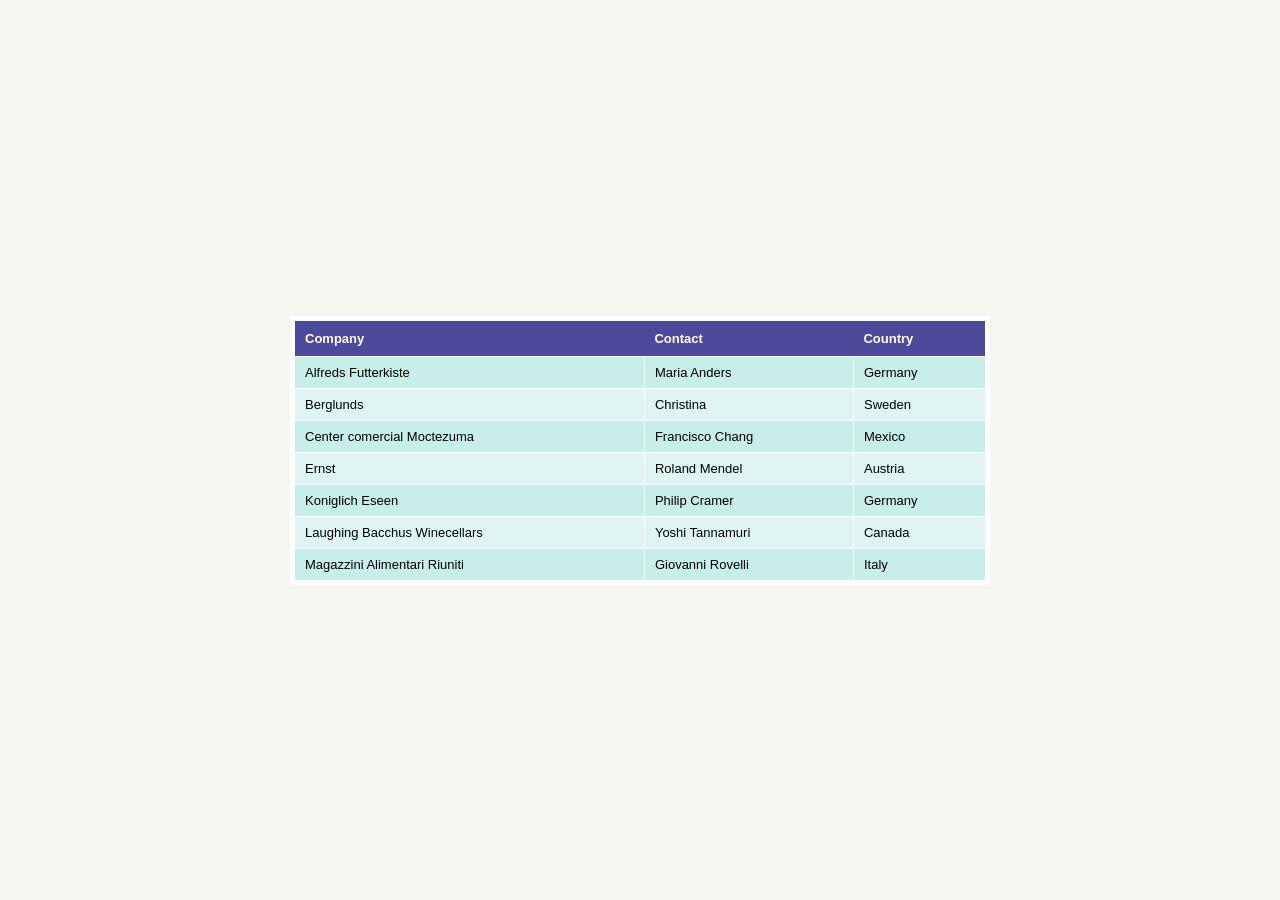
<file: HW1-CSS/index.html>
<!DOCTYPE html>
<html lang="en">
<head>
    <meta charset="UTF-8">
    <meta name="viewport" content="width=device-width, initial-scale=1.0">
    <title>Company Table</title>
    <link rel="stylesheet" href="style.css">
</head>
<body>
    <div class="table-container">
    <table>
        <thead>
            <tr>
                <th>Company</th>
                <th>Contact</th>
                <th>Country</th>
            </tr>
        </thead>
        <tbody>
            <tr>
                <td>Alfreds Futterkiste</td>
                <td>Maria Anders</td>
                <td>Germany</td>
            </tr>
            <tr>
                <td>Berglunds</td>
                 <td>Christina</td>
                  <td>Sweden</td>
                
            </tr>
             <tr>
                <td>Center comercial Moctezuma</td>
                 <td>Francisco Chang</td>
                  <td>Mexico</td>
            </tr>
            <tr>
                <td>Ernst</td>
                <td>Roland Mendel</td>
                <td>Austria</td>
            </tr>
            <tr>
                <td>Koniglich Eseen</td>
                 <td>Philip Cramer</td>
                  <td>Germany</td>
            </tr>
            <tr>
                 <td>Laughing Bacchus Winecellars</td>
                  <td>Yoshi Tannamuri</td>
                   <td>Canada</td>
            </tr>
            <tr>
                <td>Magazzini Alimentari Riuniti</td>
                 <td>Giovanni Rovelli</td>
                  <td>Italy</td>
            </tr>
        </tbody>

    </table>
    </div>
</body>
</html>
</file>
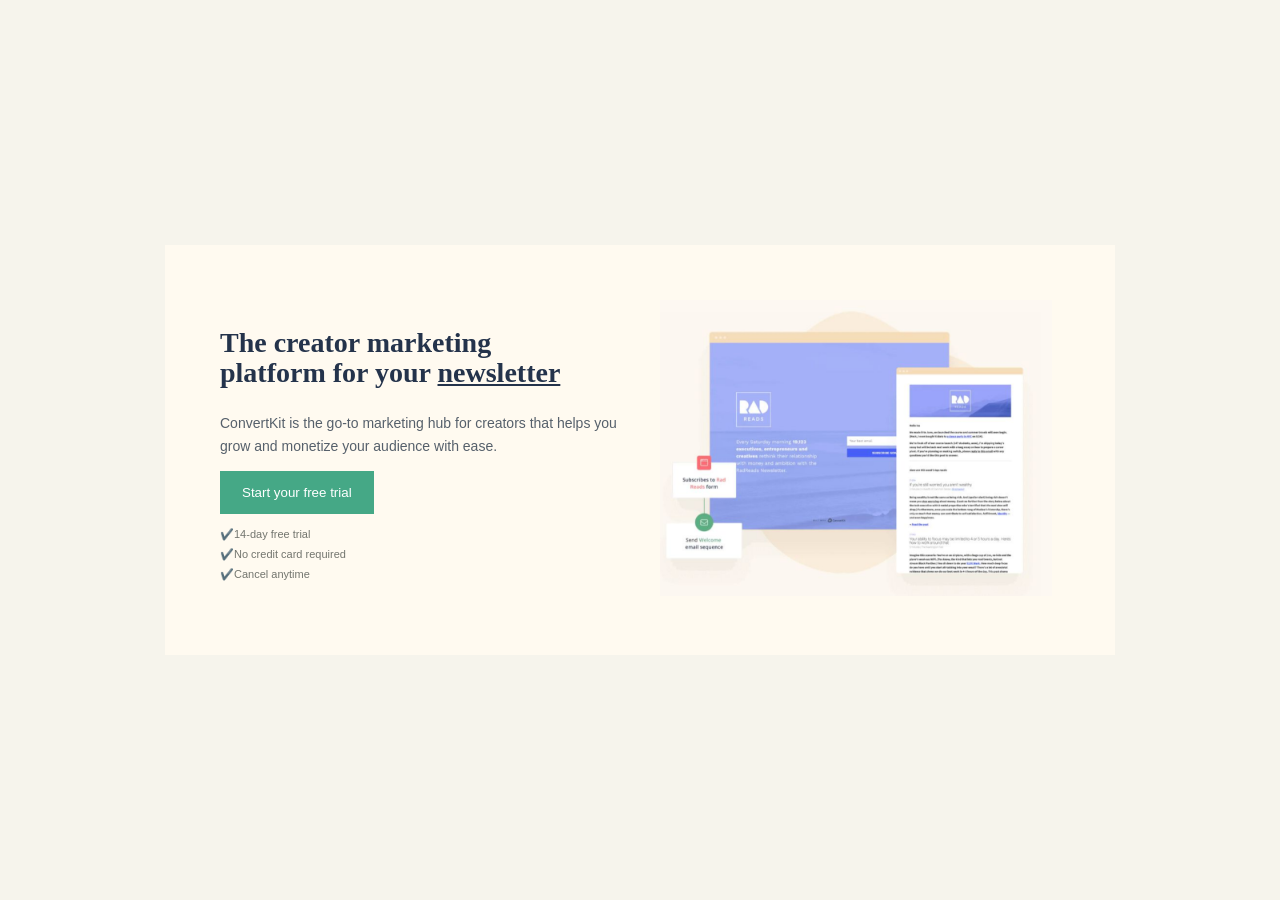
<file: HW10-CSS/index.html>
<!DOCTYPE html>
<html lang="en">
<head>
    <meta charset="UTF-8">
    <meta name="viewport" content="width=device-width, initial-scale=1.0">
    <title>Newsletter Hero</title>
    <link rel="stylesheet" href="style.css">
</head>
<body>

<section class="hero">

    <div class="text">

        <h1>
            The creator marketing <br>platform for your <em>newsletter</em>
        </h1>

        <p>
            ConvertKit is the go-to marketing hub for creators
            that helps you grow and monetize your audience with ease.
        </p>

        <button>Start your free trial</button>

        <ul>
            <li>✔️14-day free trial</li>
            <li>✔️No credit card required</li>
            <li>✔️Cancel anytime</li>
        </ul>

    </div>

    <div class="visual">

         <div class="image"></div>
         <img src="images/newsletter.png" alt="Newsletter">

       

    </div>

</section>

</body>
</html>
</file>
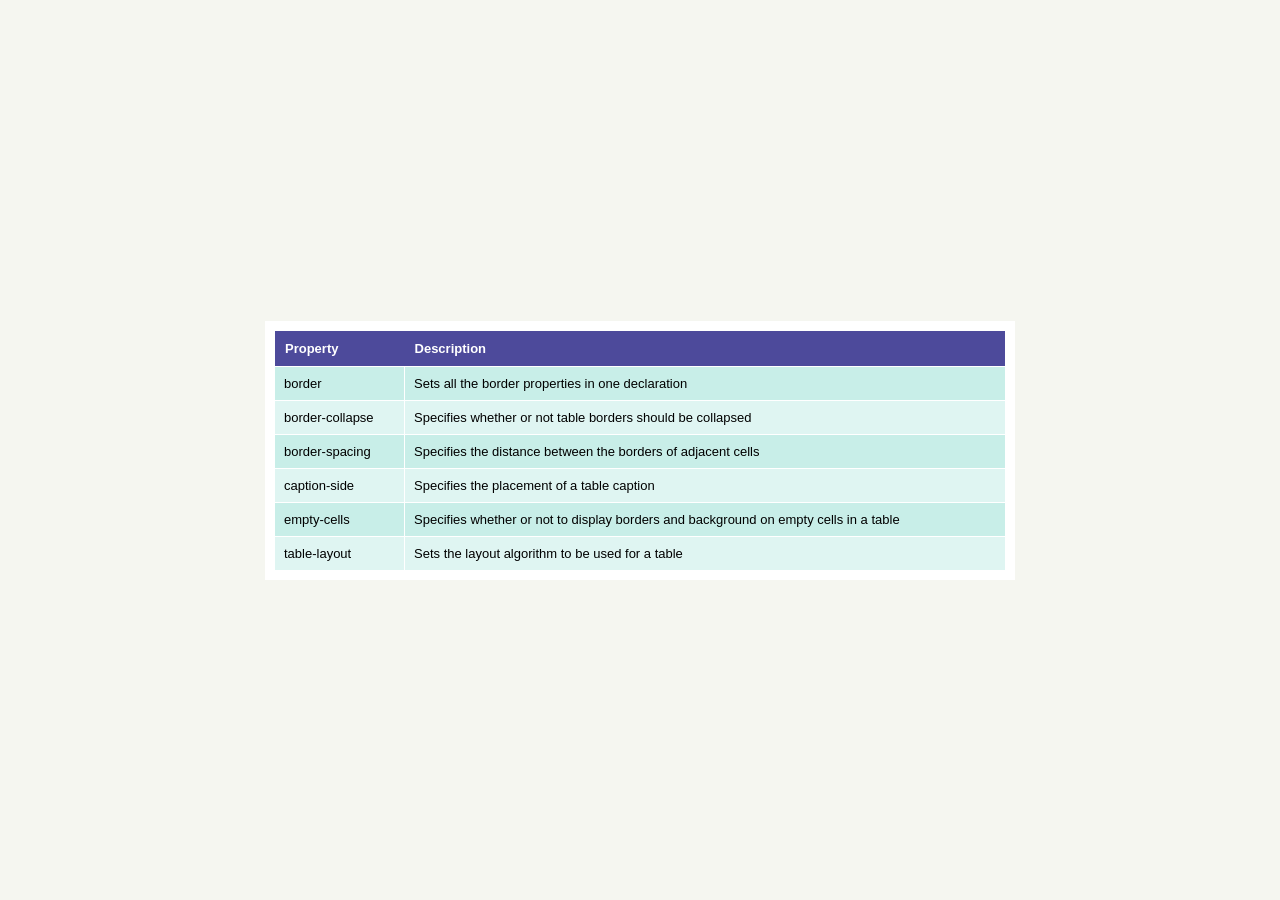
<file: HW2-CSS/index.html>
<!DOCTYPE html>
<html lang="en">
<head>
    <meta charset="UTF-8">
    <meta name="viewport" content="width=device-width, initial-scale=1.0">
    <title>CSS Table Properties</title>
    <link rel="stylesheet" href="style.css">
</head>
<body>

<table>
    <thead>
        <tr>
            <th>Property</th>
            <th>Description</th>
        </tr>
    </thead>

    <tbody>
        <tr>
            <td>border</td>
            <td>Sets all the border properties in one declaration</td>
        </tr>

        <tr>
            <td>border-collapse</td>
            <td>Specifies whether or not table borders should be collapsed</td>
        </tr>

        <tr>
            <td>border-spacing</td>
            <td>Specifies the distance between the borders of adjacent cells</td>
        </tr>

        <tr>
            <td>caption-side</td>
            <td>Specifies the placement of a table caption</td>
        </tr>

        <tr>
            <td>empty-cells</td>
            <td>Specifies whether or not to display borders and background on empty cells in a table</td>
        </tr>

        <tr>
            <td>table-layout</td>
            <td>Sets the layout algorithm to be used for a table</td>
        </tr>
    </tbody>
</table>

</body>
</html>
</file>
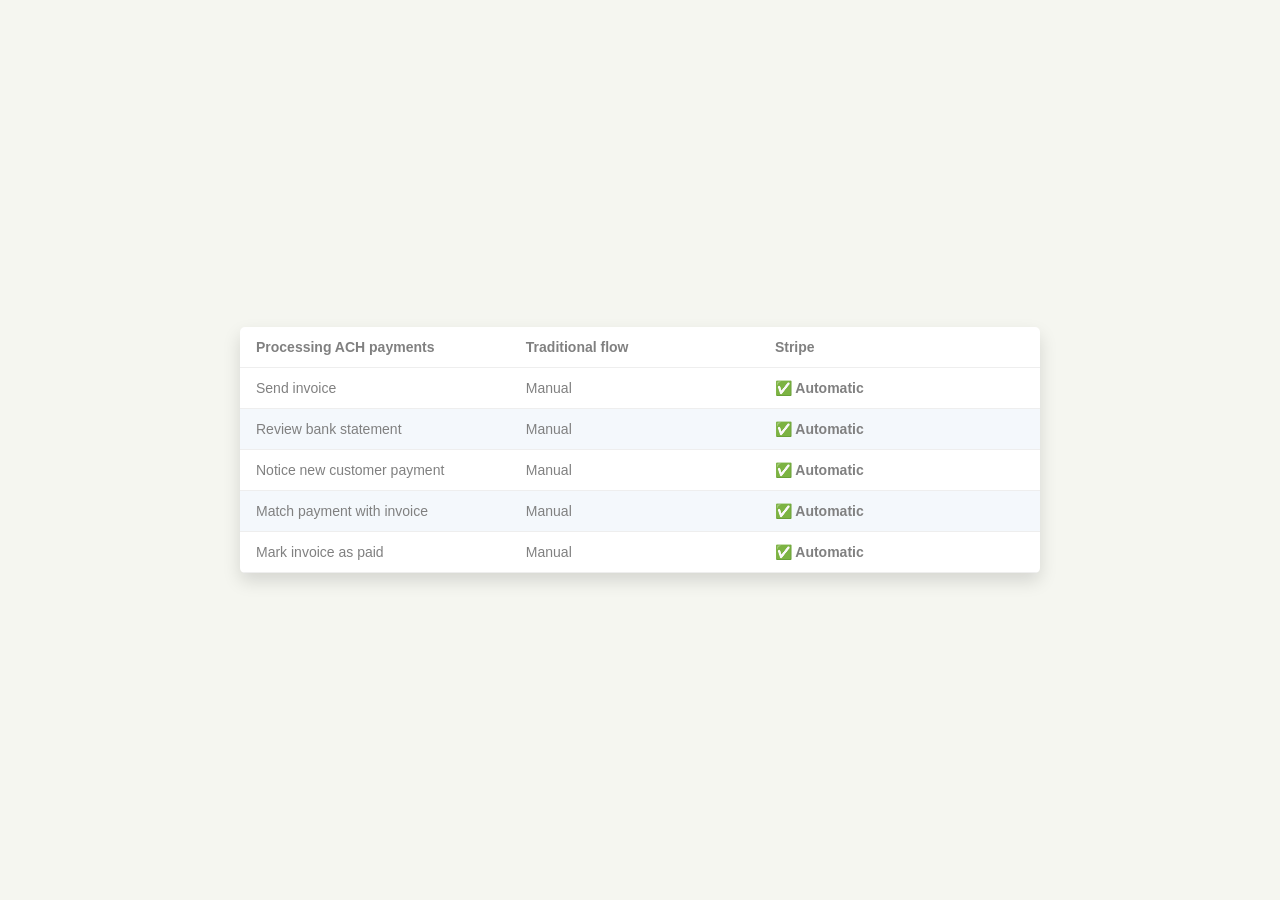
<file: HW3-CSS/index.html>
<!DOCTYPE html>
<html lang="en">
<head>
    <meta charset="UTF-8">
    <meta name="viewport" content="width=device-width, initial-scale=1.0">
    <title>Processing ACH Payments</title>
    <link rel="stylesheet" href="style.css">
</head>
<body>

<section class="card">

    <div class="row header">
        <div>Processing ACH payments</div>
        <div>Traditional flow</div>
        <div>Stripe</div>
    </div>

    <div class="row">
        <div>Send invoice</div>
        <div>Manual</div>
        <div class="automatic">✅️ Automatic</div>
    </div>

    <div class="row">
        <div>Review bank statement</div>
        <div>Manual</div>
        <div class="automatic">✅️ Automatic</div>
    </div>

    <div class="row">
        <div>Notice new customer payment</div>
        <div>Manual</div>
        <div class="automatic">✅️ Automatic</div>
    </div>

    <div class="row">
        <div>Match payment with invoice</div>
        <div>Manual</div>
        <div class="automatic">✅️ Automatic</div>
    </div>

    <div class="row">
        <div>Mark invoice as paid</div>
        <div>Manual</div>
        <div class="automatic">✅️ Automatic</div>
    </div>

</section>

</body>
</html>
</file>
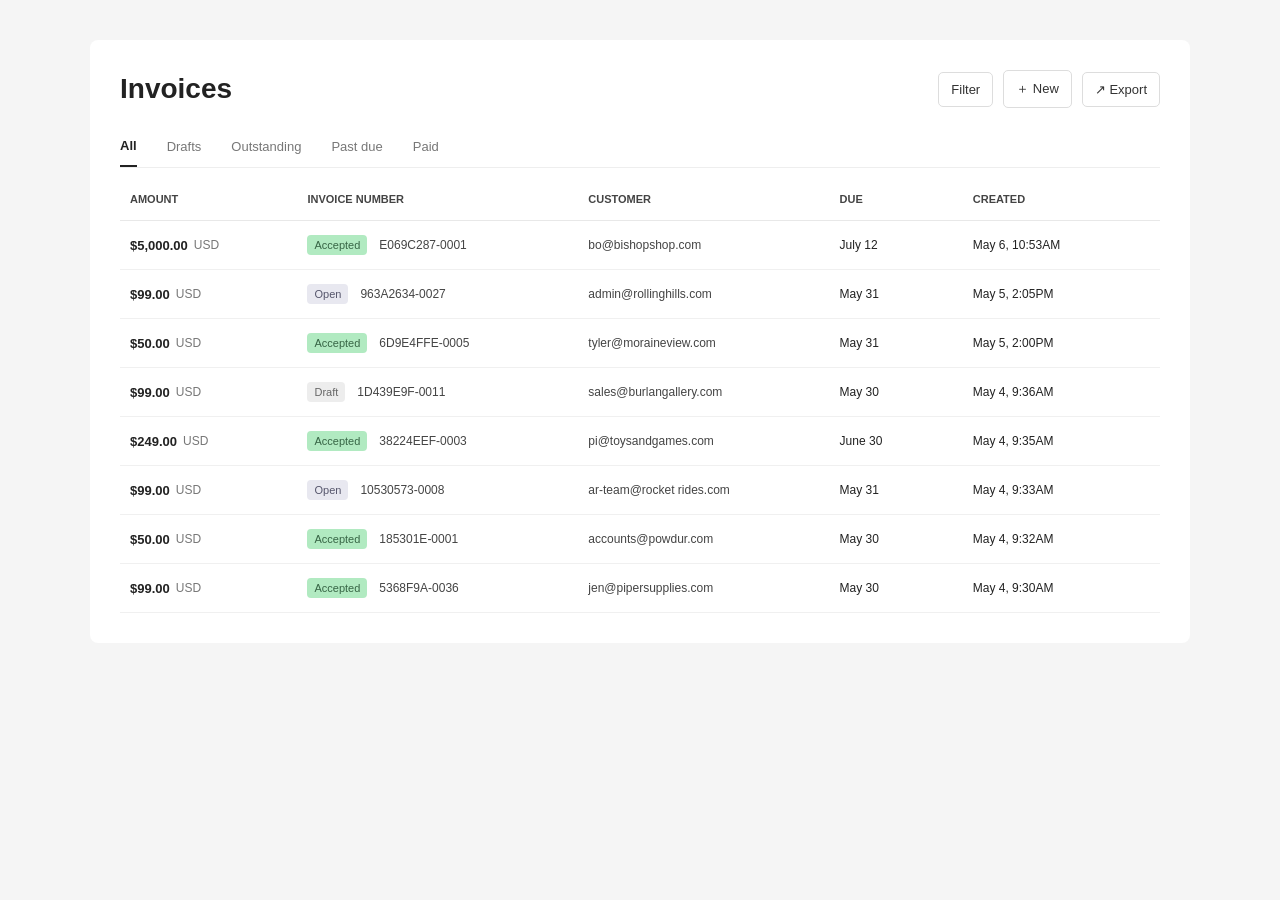
<file: HW4-CSS/index.html>
<!DOCTYPE html>
<html lang="en">
<head>
    <meta charset="UTF-8">
    <meta name="viewport" content="width=device-width, initial-scale=1.0">
    <title>Invoices</title>
    <link rel="stylesheet" href="style.css">
</head>
<body>

<main class="invoice">

    <!-- Header -->
    <header class="top-header">
        <h1>Invoices</h1>

        <div class="buttons">
            <button> Filter</button>
            <button>＋ New</button>
            <button>↗ Export</button>
        </div>
    </header>

    <!-- Navigation -->
    <nav class="tabs">
        <span class="active">All</span>
        <span>Drafts</span>
        <span>Outstanding</span>
        <span>Past due</span>
        <span>Paid</span>
    </nav>

    <!-- Table -->
    <div class="table-container">

        <!-- Table Header: Separate -->
        <div class="table-header">
            <b>AMOUNT</b>
            <b>INVOICE NUMBER</b>
            <b>CUSTOMER</b>
            <b>DUE</b>
            <b>CREATED</b>
        </div>

        <!-- Row 1 -->
        <div class="item">
            <div class="amount">
                <strong>$5,000.00</strong>
                <span>USD</span>
            </div>

            <div class="invoice-number">
                <span class="status accepted">Accepted</span>
                <span>E069C287-0001</span>
            </div>

            <span class="customer">bo@bishopshop.com</span>
            <span>July 12</span>
            <span>May 6, 10:53AM</span>
        </div>

        <!-- Row 2 -->
        <div class="item">
            <div class="amount">
                <strong>$99.00</strong>
                <span>USD</span>
            </div>

            <div class="invoice-number">
                <span class="status open">Open</span>
                <span>963A2634-0027</span>
            </div>

            <span class="customer">admin@rollinghills.com</span>
            <span>May 31</span>
            <span>May 5, 2:05PM</span>
        </div>

        <!-- Row 3 -->
        <div class="item">
            <div class="amount">
                <strong>$50.00</strong>
                <span>USD</span>
            </div>

            <div class="invoice-number">
                <span class="status accepted">Accepted</span>
                <span>6D9E4FFE-0005</span>
            </div>

            <span class="customer">tyler@moraineview.com</span>
            <span>May 31</span>
            <span>May 5, 2:00PM</span>
        </div>

        <!-- Row 4 -->
        <div class="item">
            <div class="amount">
                <strong>$99.00</strong>
                <span>USD</span>
            </div>

            <div class="invoice-number">
                <span class="status draft">Draft</span>
                <span>1D439E9F-0011</span>
            </div>

            <span class="customer">sales@burlangallery.com</span>
            <span>May 30</span>
            <span>May 4, 9:36AM</span>
        </div>

        <!-- Row 5 -->
        <div class="item">
            <div class="amount">
                <strong>$249.00</strong>
                <span>USD</span>
            </div>

            <div class="invoice-number">
                <span class="status accepted">Accepted</span>
                <span>38224EEF-0003</span>
            </div>

            <span class="customer">pi@toysandgames.com</span>
            <span>June 30</span>
            <span>May 4, 9:35AM</span>
        </div>

        <!-- Row 6 -->
        <div class="item">
            <div class="amount">
                <strong>$99.00</strong>
                <span>USD</span>
            </div>

            <div class="invoice-number">
                <span class="status open">Open</span>
                <span>10530573-0008</span>
            </div>

            <span class="customer">ar-team@rocket rides.com</span>
            <span>May 31</span>
            <span>May 4, 9:33AM</span>
        </div>

        <!-- Row 7 -->
        <div class="item">
            <div class="amount">
                <strong>$50.00</strong>
                <span>USD</span>
            </div>

            <div class="invoice-number">
                <span class="status accepted">Accepted</span>
                <span>185301E-0001</span>
            </div>

            <span class="customer">accounts@powdur.com</span>
            <span>May 30</span>
            <span>May 4, 9:32AM</span>
        </div>

        <!-- Row 8 -->
        <div class="item">
            <div class="amount">
                <strong>$99.00</strong>
                <span>USD</span>
            </div>

            <div class="invoice-number">
                <span class="status accepted">Accepted</span>
                <span>5368F9A-0036</span>
            </div>

            <span class="customer">jen@pipersupplies.com</span>
            <span>May 30</span>
            <span>May 4, 9:30AM</span>
        </div>

    </div>

</main>

</body>
</html>
</file>
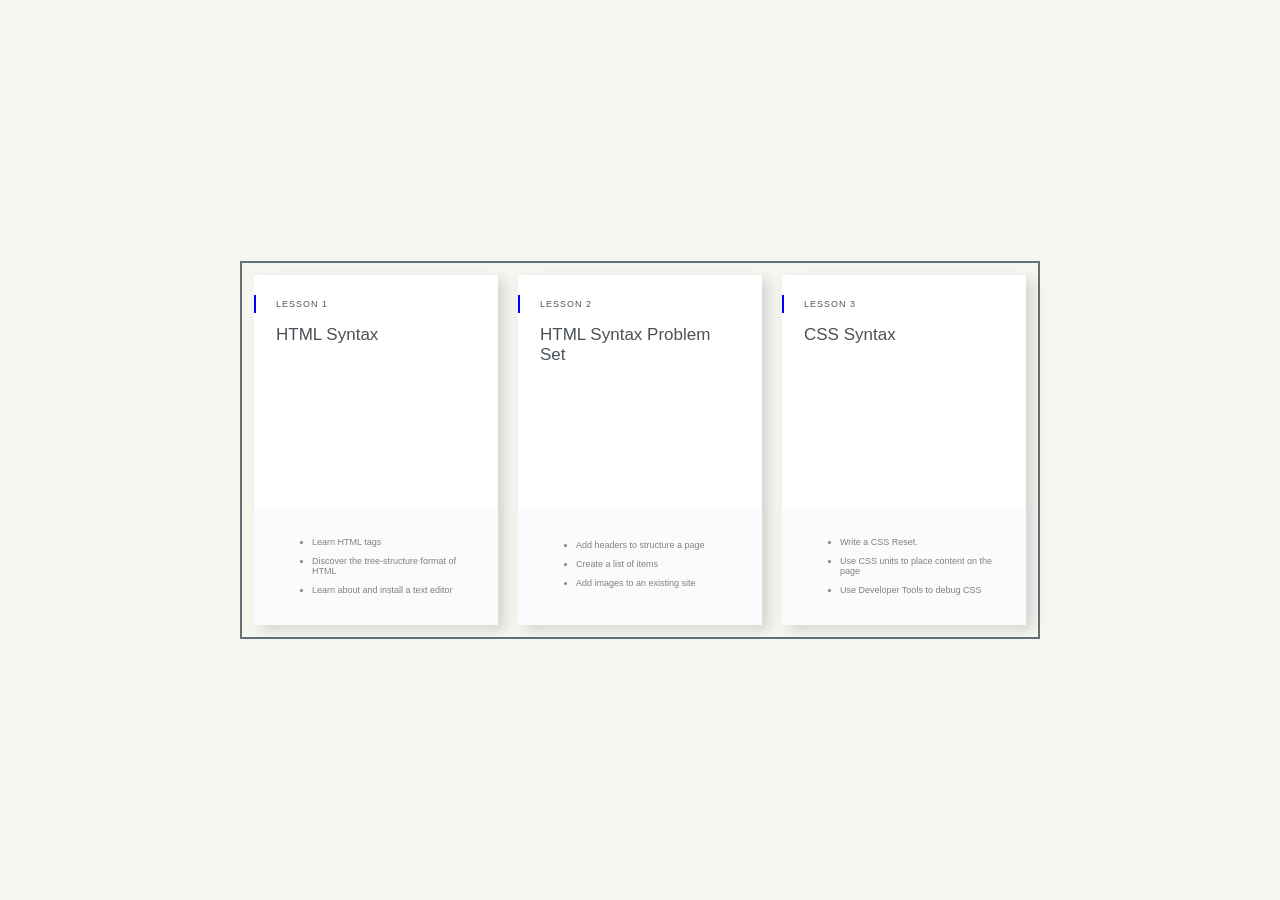
<file: HW5-CSS/index.html>
<!DOCTYPE html>
<html lang="en">
<head>
    <meta charset="UTF-8">
    <meta name="viewport" content="width=device-width, initial-scale=1.0">
    <title>Lesson Cards</title>
    <link rel="stylesheet" href="style.css">
</head>
<body>

<main class="lessons">

    <div class="lesson">
        <small>LESSON 1</small>
        <h2>HTML Syntax</h2>

        <div class="content">
            <ul>
                <li>Learn HTML tags</li>
                <li>Discover the tree-structure format of HTML</li>
                <li>Learn about and install a text editor</li>
            </ul>
        </div>
    </div>

    <div class="lesson">
        <small>LESSON 2</small>
        <h2>HTML Syntax Problem <br> Set</h2>

        <div class="content">
            <ul>
                <li>Add headers to structure a page</li>
                <li>Create a list of items</li>
                <li>Add images to an existing site</li>
            </ul>
        </div>
    </div>

    <div class="lesson">
        <small>LESSON 3</small>
        <h2>CSS Syntax</h2>

        <div class="content">
            <ul>
                <li>Write a CSS Reset.</li>
                <li>Use CSS units to place content on the page</li>
                <li>Use Developer Tools to debug CSS</li>
            </ul>
        </div>
    </div>

</main>

</body>
</html>
</file>
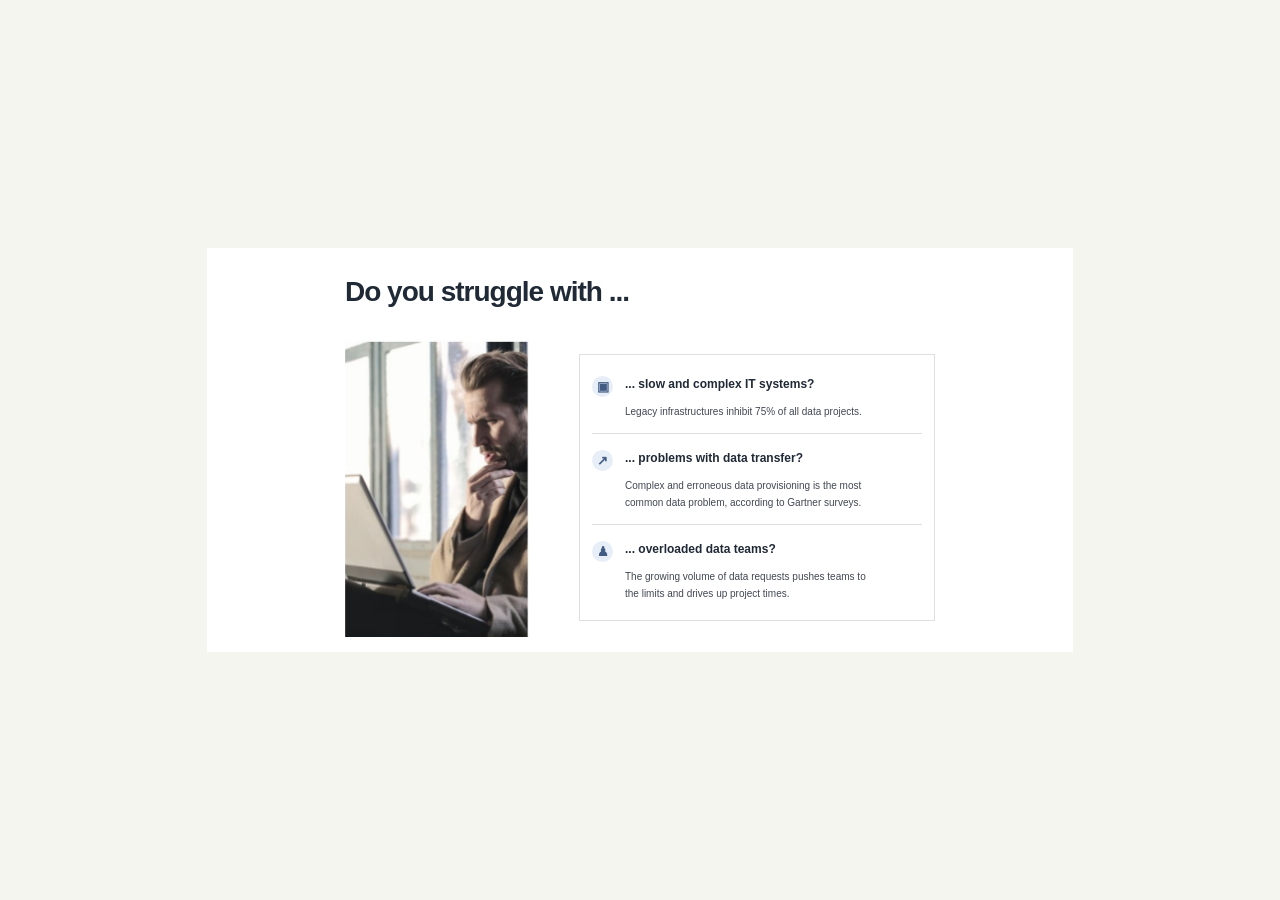
<file: HW7-CSS/index.html>
<!DOCTYPE html>
<html lang="en">
<head>
  <meta charset="UTF-8" />
  <meta name="viewport" content="width=device-width, initial-scale=1.0" />
  <title>Data Challenges</title>
  <link rel="stylesheet" href="style.css" />
</head>
<body>
  <main class="section">
    <div class="content">
      <h1>Do you struggle with ...</h1>

      <div class="layout">
        <div class="image-container">
          <img
            src="images/IT.png" alt="Professional working on a laptop"
          />
        </div>

        <div class="info-card">
          <article class="info-item">
            <div class="icon">▣</div>
            <div>
              <h3>... slow and complex IT systems?</h3>
              <p>
                Legacy infrastructures inhibit 75% of all data projects.
              </p>
            </div>
          </article>

          <article class="info-item">
            <div class="icon">↗</div>
            <div>
              <h3>... problems with data transfer?</h3>
              <p>
                Complex and erroneous data provisioning is the most <br>
                common data problem, according to Gartner surveys.
              </p>
            </div>
          </article>

          <article class="info-item">
            <div class="icon">♟</div>
            <div>
              <h3>... overloaded data teams?</h3>
              <p>
                The growing volume of data requests pushes teams to <br>
                the limits and drives up project times.
              </p>
            </div>
          </article>
        </div>
      </div>
    </div>
  </main>
</body>
</html>
</file>
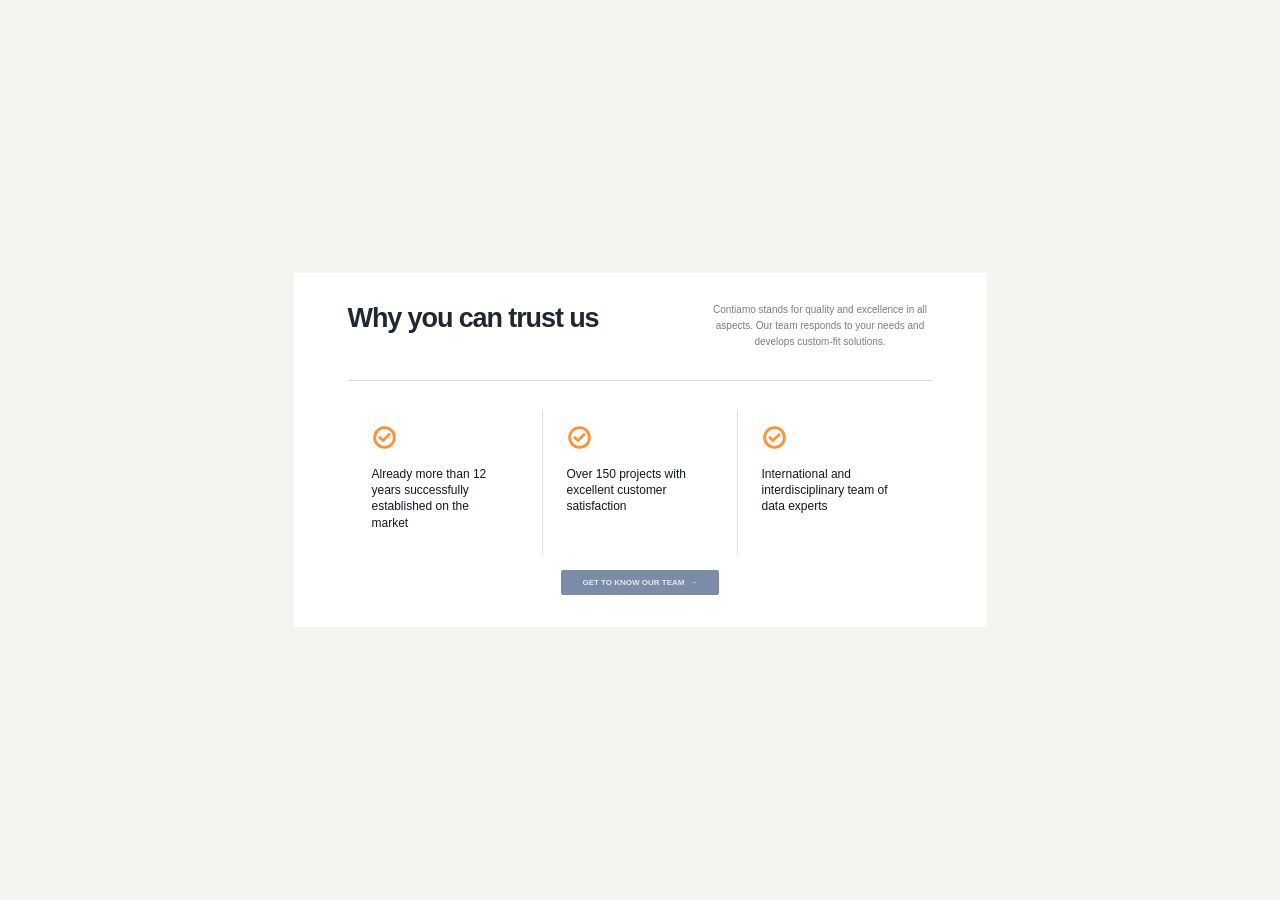
<file: HW8-CSS/index.html>
<!DOCTYPE html>
<html lang="en">
<head>
  <meta charset="UTF-8">
  <meta name="viewport" content="width=device-width, initial-scale=1.0">
  <title>Why You Can Trust Us</title>
  <link rel="stylesheet" href="style.css">
</head>
<body>
  <section class="trust-section">
    <div class="trust-header">
      <h1>Why you can trust us</h1>
      <p>
        Contiamo stands for quality and excellence in all
        aspects. Our team responds to your needs and
        develops custom-fit solutions.
      </p>
    </div>

    <div class="trust-divider"></div>

    <div class="trust-features">
      <div class="feature">
        <div class="check-icon">
          <svg viewBox="0 0 24 24" aria-hidden="true">
            <circle cx="12" cy="12" r="9.5"/>
            <path d="m7.5 12 3 3 6-6"/>
          </svg>
        </div>
        <p>
          Already more than 12<br>
          years successfully<br>
          established on the<br>
          market
        </p>
      </div>

      <div class="feature">
        <div class="check-icon">
          <svg viewBox="0 0 24 24" aria-hidden="true">
            <circle cx="12" cy="12" r="9.5"/>
            <path d="m7.5 12 3 3 6-6"/>
          </svg>
        </div>
        <p>
          Over 150 projects with<br>
          excellent customer<br>
          satisfaction
        </p>
      </div>

      <div class="feature">
        <div class="check-icon">
          <svg viewBox="0 0 24 24" aria-hidden="true">
            <circle cx="12" cy="12" r="9.5"/>
            <path d="m7.5 12 3 3 6-6"/>
          </svg>
        </div>
        <p>
          International and<br>
          interdisciplinary team of<br>
          data experts
        </p>
      </div>
    </div>

    <div class="trust-action">
      <a href="#" class="trust-button">
        GET TO KNOW OUR TEAM <span>→</span>
      </a>
    </div>
  </section>
</body>
</html>
</file>
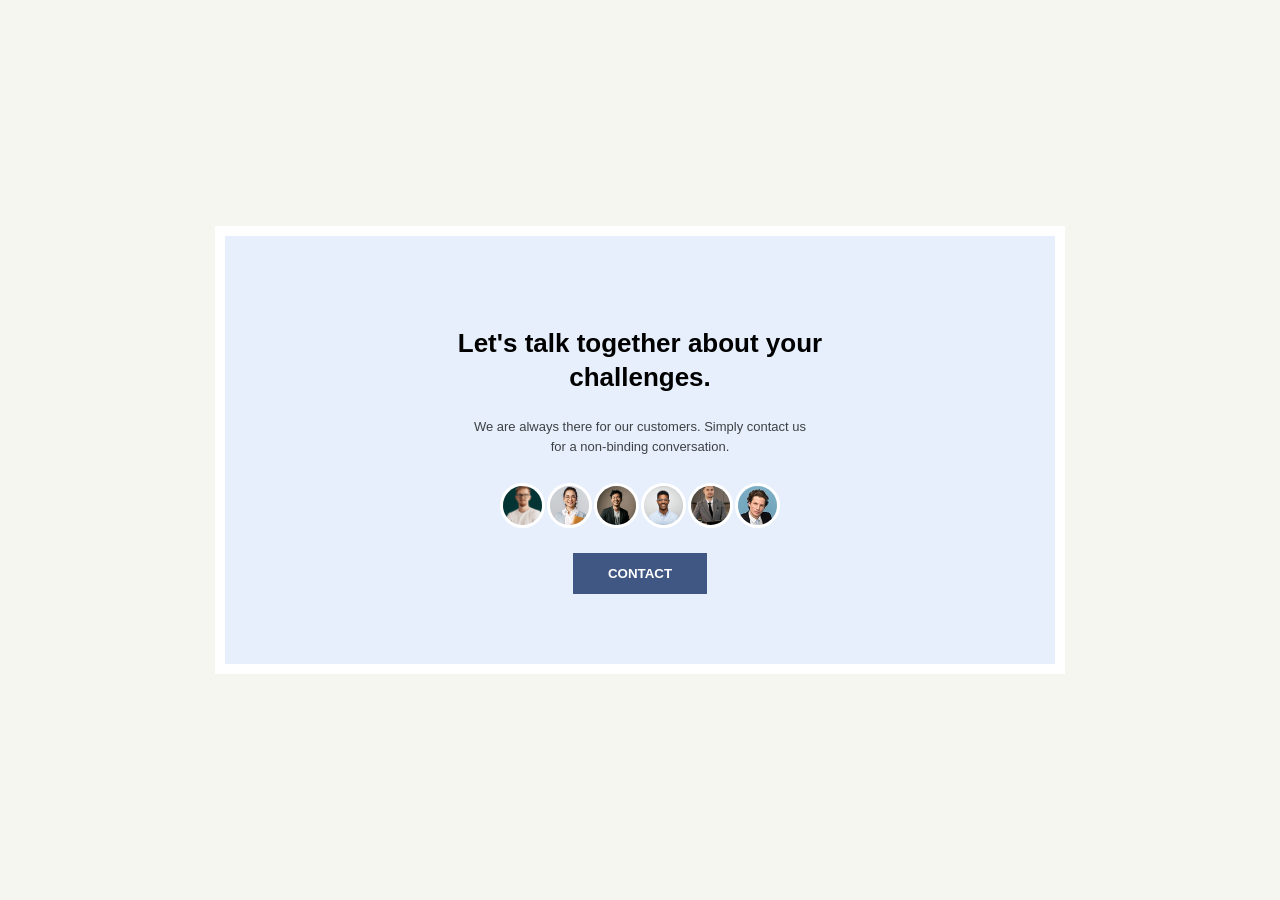
<file: HW9-CSS/index.html>
<!DOCTYPE html>
<html lang="en">
<head>
    <meta charset="UTF-8">
    <meta name="viewport" content="width=device-width, initial-scale=1.0">
    <title>Contact</title>
    <link rel="stylesheet" href="style.css">
</head>
<body>

<section class="contact">

    <h1>
        Let's talk together about your
        <br>
        challenges.
    </h1>

    <p>
        We are always there for our customers.
        Simply contact us
        <br>
        for a non-binding conversation.
    </p>

    <div class="people">
        <img src="images/person-1.png" alt="challenges">
         <img src="images/person-2.jpg" alt="challenges">
          <img src="images/person-3.png" alt="challenges">
           <img src="images/person-4.png" alt="challenges">
            <img src="images/person-5.jpg" alt="challenges">
             <img src="images/person-6.jpg" alt="challenges">
             
    </div>

    <button>CONTACT</button>

</section>

</body>
</html>
</file>
<file: HW1-CSS/style.css>
* {
    box-sizing: border-box;
}

body {
    margin: 0;
    background-color: #f5f6f0;
    font-family: Arial, sans-serif;

    display: flex;
    justify-content: center;
    align-items: center;
    min-height: 100vh;
    
}

table {
    width: 700px;
    border-collapse: collapse;
    background-color: white;
    font-size: 13px;
    border: 5px solid white
}

th {
    background-color: #4d4a9b;
    color: white;
    text-align: left;
    padding: 10px;
}

td {
    padding: 8px 10px;
    border: 1px solid white;
}

tbody tr:nth-child(odd) {
    background-color: #c7eee8;
}

tbody tr:nth-child(even) {
    background-color: #dff5f2;
}
@media (max-width: 768px) {
    table {
        width: 100%;
        font-size: 12px;
    }

    th,
    td {
        padding: 6px;
    }
}

/* Tablet */
@media (min-width: 481px) and (max-width: 768px) {
    body {
        padding: 15px;
    }

    table {
        width: 100%;
        font-size: 12px;
    }

    th,
    td {
        padding: 8px 6px;
    }

    .table-container {
        width: 100%;
        overflow-x: auto;
    }
}

/* Mobile */
@media (max-width: 480px) {
    body {
        padding: 10px;
        align-items: flex-start;
        padding-top: 25px;
    }

    .table-container {
        width: 100%;
        overflow-x: auto;
    }

    table {
        width: 100%;
        min-width: 500px;
        font-size: 11px;
    }

    th,
    td {
        padding: 7px 8px;
    }
}
</file>
<file: HW10-CSS/style.css>
* {
    box-sizing: border-box;
}

body {
    margin: 0;
    background-color: #f6f4ec;
    font-family: Arial, sans-serif;

    min-height: 100vh;
    display: flex;
    justify-content: center;
    align-items: center;
}

.hero {
    width: 950px;
    min-height: 380px;

    background-color: #fffaf0;

    padding: 55px;

    display: flex;
    justify-content: space-between;
    align-items: center;
}

.text {
    width: 50%;
}

.text h1 {
    font-family: Georgia, serif;
    font-size: 28px;
    line-height: 1.1;
    color: #24334b;
}

.text em {
    font-style: normal;
    text-decoration: underline;
}

.text p {
    color: #56606b;
    line-height: 1.6;
    font-size: 14px;
}

.text button {
    background-color: #45a886;
    color: white;
    border: none;
    padding: 14px 22px;
}

.text ul {
    padding-left: 0;
    list-style: none;

    color: #73756e;
    font-size: 11px;
    line-height: 1.8;
}

.visual {
   width: 100%;
   max-width: 400px;
   height: auto;
}

/* Tablet */
@media screen and (max-width: 768px) {
    body {
        padding: 20px;
    }

    .hero {
        width: 100%;
        min-height: auto;
        padding: 35px 25px;
        gap: 25px;
    }

    .text {
        width: 55%;
    }

    .text h1 {
        font-size: 25px;
    }

    .text p {
        font-size: 13px;
    }

    .visual {
        width: 45%;
        max-width: 300px;
        height: auto;
    }
}

/* Mobile */
@media screen and (max-width: 600px) {
    body {
        padding: 12px;
        align-items: flex-start;
    }

    .hero {
        width: 100%;
        flex-direction: column;
        align-items: stretch;
        padding: 30px 20px;
        gap: 25px;
    }

    .text {
        width: 100%;
    }

    .text h1 {
        font-size: 25px;
        line-height: 1.25;
    }

    .text p {
        font-size: 13px;
        line-height: 1.7;
        margin-top: 12px;
    }

    .text button {
        padding: 12px 20px;
        margin-top: 10px;
    }

    .text ul {
        font-size: 11px;
        margin-top: 12px;
    }

    .visual {
        width: 100%;
        max-width: 100%;
        height: auto;
        display: block;
    }
}

/* Small Mobile */
@media screen and (max-width: 360px) {
    body {
        padding: 8px;
    }

    .hero {
        padding: 25px 15px;
        gap: 20px;
    }

    .text h1 {
        font-size: 22px;
    }

    .text p {
        font-size: 12px;
    }

    .text button {
        padding: 11px 16px;
        font-size: 12px;
    }
}
</file>
<file: HW2-CSS/style.css>
* {
    box-sizing: border-box;
}

body {
    margin: 0;
    background-color: #f5f6f0;
    font-family: Arial, sans-serif;

    display: flex;
    justify-content: center;
    align-items: center;
    
    min-height: 100vh;
}

table {
    width: 750px;
    border-collapse: collapse;
    background-color: white;
    font-size: 13px;
    border: 10px solid white;
    
}

th {
    background-color: #4d4a9b;
    color: white;
    text-align: left;
    padding: 10px;
}

td {
    padding: 9px;
    border: 1px solid white;
}

tbody tr:nth-child(odd) {
    background-color: #c8eee8;
}

tbody tr:nth-child(even) {
    background-color: #dff5f2;
}

/* Tablet Responsive */
@media screen and (max-width: 768px) {
    table {
        width: 95%;
        font-size: 12px;
        border-width: 6px;
    }

    th {
        padding: 8px 6px;
    }

    td {
        padding: 7px 6px;
    }
}

/* Mobile Responsive */
@media screen and (max-width: 480px) {
    body {
        padding: 10px;
        align-items: flex-start;
    }

    table {
        width: 100%;
        font-size: 10px;
        border-width: 3px;
    }

    th {
        padding: 7px 3px;
        font-size: 10px;
    }

    td {
        padding: 6px 3px;
        overflow-wrap: anywhere;
    }
}
</file>
<file: HW3-CSS/style.css>
* {
    box-sizing: border-box;
}

body {
    margin: 0;
    background-color: #f5f6f0;
    font-family: Arial, sans-serif;

    min-height: 100vh;
    display: flex;
    justify-content: center;
    align-items: center;
}

.card {
    width: 800px;
    background-color: white;
    border-radius: 5px;
    box-shadow: 0 8px 18px #0002;
    overflow: hidden;
}

.row {
    display: grid;
    grid-template-columns: 1.3fr 1.2fr 1.2fr;
    color: gray;
    padding: 12px 16px;
    border-bottom: 1px solid #eee;

    font-size: 14px;
}

.header {
    font-weight: bold;
}

.row:nth-child(3),
.row:nth-child(5) {
    background-color: #f4f8fc;
}

.automatic {
    font-weight: bold;
    color: gray;
}

/* Tablet Responsive */
@media screen and (max-width: 768px) {
    .card {
        width: 95%;
    }

    .row {
        grid-template-columns: 1.3fr 1.2fr 1.2fr;
        padding: 10px 12px;
        font-size: 13px;
    }
}

/* Mobile Responsive */
@media screen and (max-width: 480px) {
    body {
        padding: 10px;
        align-items: flex-start;
    }

    .card {
        width: 100%;
    }

    .row {
        grid-template-columns: 1fr 1fr 1fr;
        padding: 10px 6px;
        font-size: 11px;
        overflow-wrap: anywhere;
    }
}
</file>
<file: HW4-CSS/style.css>
/* General Styles */
* {
    box-sizing: border-box;
}

body {
    margin: 0;
    padding: 40px 20px;
    background-color: #f5f5f5;
    font-family: Arial, sans-serif;
    color: #222;
}

/* Main Container */
.invoice {
    max-width: 1100px;
    margin: 0 auto;
    padding: 30px;
    background-color: #fff;
    border-radius: 8px;
}

/* Top Header */
.top-header {
    display: flex;
    justify-content: space-between;
    align-items: center;
    gap: 20px;
    flex-wrap: wrap;
    margin-bottom: 18px;
}

.top-header h1 {
    margin: 0;
    font-size: 28px;
    font-weight: 700;
}

/* Buttons */
.buttons {
    display: flex;
    align-items: center;
    gap: 10px;
}

.buttons button {
    padding: 9px 12px;
    background-color: #fff;
    border: 1px solid #ddd;
    border-radius: 5px;
    color: #333;
    font-size: 13px;
    cursor: pointer;
}

.buttons button:hover {
    background-color: #f3f3f3;
}

.buttons button:nth-child(2) {
    background-color: #fff;
}

/* Navigation Tabs */
.tabs {
    display: flex;
    align-items: center;
    gap: 30px;
    border-bottom: 1px solid #eee;
    margin-bottom: 10px;
    overflow-x: auto;
    white-space: nowrap;
}

.tabs span {
    padding: 12px 0;
    color: #777;
    font-size: 13px;
    cursor: pointer;
}

.tabs .active {
    color: #222;
    border-bottom: 2px solid #222;
    font-weight: 600;
}

/* Table Container */
.table-container {
    width: 100%;
}

/* Table Header - Separate */
.table-header {
    display: grid;
    grid-template-columns: 1.1fr 1.8fr 1.6fr 0.8fr 1.2fr;
    align-items: center;
    gap: 15px;
    padding: 15px 10px;
    border-bottom: 1px solid #e8e8e8;
}

.table-header b {
    font-size: 11px;
    font-weight: 700;
    color: #444;
}

/* Invoice Rows */
.item {
    display: grid;
    grid-template-columns: 1.1fr 1.8fr 1.6fr 0.8fr 1.2fr;
    align-items: center;
    gap: 15px;
    padding: 14px 10px;
    border-bottom: 1px solid #f0f0f0;
    font-size: 12px;
}

.item:hover {
    background-color: #fafafa;
}

/* Amount */
.amount {
    display: flex;
    align-items: center;
    gap: 6px;
    white-space: nowrap;
}

.amount strong {
    font-size: 13px;
    font-weight: 700;
}

.amount span {
    color: #777;
}

/* Invoice Number and Status */
.invoice-number {
    display: flex;
    align-items: center;
    gap: 12px;
    min-width: 0;
}

.invoice-number > span:last-child {
    white-space: nowrap;
    color: #444;
}

/* Status Labels */
.status {
    padding: 4px 7px;
    border-radius: 4px;
    font-size: 11px;
    flex-shrink: 0;
}

.accepted {
    background-color: #89dfa0a7;
    color: #376545;
}

.open {
    background-color: #e8e8f0;
    color: #55556b;
}

.draft {
    background-color: #ededed;
    color: #666;
}

/* Customer Email */
.customer {
    overflow-wrap: anywhere;
    color: #444;
}

/* Responsive Design */
@media (max-width: 900px) {
    body {
        padding: 20px 12px;
    }

    .invoice {
        padding: 20px;
    }

    .table-container {
        overflow-x: auto;
    }

    .table-header,
    .item {
        min-width: 950px;
    }
}

@media (max-width: 480px) {
    .invoice {
        padding: 15px;
    }

    .top-header {
        align-items: flex-start;
    }

    .top-header h1 {
        font-size: 24px;
    }

    .buttons {
        gap: 6px;
        flex-wrap: wrap;
    }

    .buttons button {
        padding: 8px 10px;
        font-size: 12px;
    }

    .tabs {
        gap: 22px;
    }
}
</file>
<file: HW5-CSS/style.css>
* {
    box-sizing: border-box;
}

body {
    margin: 0;
    background-color: #f5f6f0;
    font-family: Arial, sans-serif;

    min-height: 100vh;
    display: flex;
    justify-content: center;
    align-items: center;
}

.lessons {
    width: 800px;
    border: 2px solid #667077;
    padding: 12px;
    color: gray;
    display: grid;
    grid-template-columns: repeat(3, 1fr);
    gap: 20px;
}

.lesson {
    position: relative;
    background-color: white;
    min-height: 350px;

    box-shadow:  7px 5px 12px #0002;
}

.lesson small {
    display: inline-block;
    position: absolute;
    padding: 0px 25px 0 20px;
    border-left: 2px solid blue;
    line-height: 2;
    color: #555;
    font-size: 9px;
    top: 20px;
    letter-spacing: 1px;
}

.lesson h2 {
    font-size: 17px;
    top: 20px;
    font-weight: normal;
    color: #4b5258;

    margin: 50px 22px;
}

.content {
    position: absolute;
    bottom: 0;
    left: 0;
    right: 0;

    background-color: #fafbfd;
    min-height: 115px;
    padding: 14px 18px;
}

.content li {
    font-size: 9px;
    margin: 9px 0;
}

/* Tablet Responsive */
@media screen and (max-width: 768px) {
    body {
        padding: 20px 0;
    }

    .lessons {
        width: 95%;
        grid-template-columns: repeat(2, 1fr);
        gap: 15px;
        padding: 10px;
    }

    .lesson {
        min-height: 320px;
    }

    .lesson h2 {
        font-size: 16px;
        margin: 45px 15px;
    }

    .content {
        padding: 12px;
    }

    .content li {
        font-size: 9px;
        overflow-wrap: anywhere;
    }
}

/* Mobile Responsive */
@media screen and (max-width: 480px) {
    body {
        padding: 15px 0;
        align-items: flex-start;
    }

    .lessons {
        width: 95%;
        grid-template-columns: 1fr;
        gap: 15px;
        padding: 10px;
    }

    .lesson {
        min-height: 300px;
    }

    .lesson small {
        padding: 0 15px;
        font-size: 9px;
    }

    .lesson h2 {
        font-size: 16px;
        margin: 45px 15px;
    }

    .content {
        min-height: 110px;
        padding: 12px 15px;
    }

    .content li {
        font-size: 10px;
        margin: 8px 0;
    }
}
</file>
<file: HW7-CSS/style.css>
* {
  margin: 0;
  padding: 0;
  box-sizing: border-box;
}

body {
  min-height: 100vh;
  background-color: #f5f5f0;
  font-family: Arial, Helvetica, sans-serif;
  color: #202936;
  display: flex;
  justify-content: center;
  align-items: center;
  padding: 30px;
}

.section {
  width: 100%;
  max-width: 866px;
  min-height: 402px;
  background-color: #fff;
  display: flex;
  justify-content: center;
  align-items: center;
  padding: 26px 35px 15px;
}

.content {
  width: 100%;
  max-width: 590px;
}

h1 {
  font-size: 28px;
  line-height: 1.3;
  font-weight: 700;
  letter-spacing: -1px;
  margin-bottom: 28px;
}

.layout {
  display: flex;
  align-items: stretch;
  justify-content: space-between;
  gap: 50px;
}

.image-container {
  flex: 0 0 184px;
  height: 299px;
  overflow: hidden;
}

.image-container img {
  width: 100%;
  height: 100%;
  display: block;
  object-fit: cover;
  object-position: center;
}

.info-card {
  flex: 1;
  align-self: center;
  border: 1px solid #dedfe3;
  padding: 5px 12px;
  min-width: 0;
}

.info-item {
  display: flex;
  gap: 12px;
  align-items: flex-start;
  padding: 15px 0 13px;
}

.info-item + .info-item {
  border-top: 1px solid #dedfe3;
}

.icon {
  flex-shrink: 0;
  width: 21px;
  height: 21px;
  border-radius: 50%;
  background-color: #e8eef7;
  color: #425c83;
  display: flex;
  align-items: center;
  justify-content: center;
  font-size: 13px;
  font-weight: bold;
  margin-top: 1px;
}

.info-item h3 {
  font-size: 12px;
  font-weight: 700;
  line-height: 1.5;
  margin-bottom: 11px;
}

.info-item p {
  font-size: 10px;
  line-height: 1.65;
  color: #414752;
}

/* Tablet */
@media screen and (max-width: 768px) {
  body {
    padding: 20px;
  }

  .section {
    min-height: auto;
    padding: 25px 20px;
  }

  .content {
    max-width: 590px;
  }

  h1 {
    font-size: 25px;
    margin-bottom: 22px;
  }

  .layout {
    gap: 25px;
  }

  .image-container {
    flex: 0 0 160px;
    height: 270px;
  }

  .info-card {
    padding: 5px 10px;
  }

  .info-item {
    gap: 9px;
    padding: 12px 0;
  }
}

/* Mobile */
@media screen and (max-width: 600px) {
  body {
    padding: 15px;
    align-items: flex-start;
  }

  .section {
    width: 100%;
    min-height: auto;
    padding: 25px 15px;
  }

  .content {
    width: 100%;
  }

  h1 {
    font-size: 23px;
    line-height: 1.35;
    letter-spacing: -0.5px;
    margin-bottom: 20px;
  }

  .layout {
    flex-direction: column;
    align-items: center;
    gap: 20px;
  }

  .image-container {
    flex: none;
    width: 100%;
    max-width: 260px;
    height: 280px;
  }

  .info-card {
    width: 100%;
    align-self: stretch;
    padding: 5px 12px;
  }

  .info-item {
    gap: 10px;
    padding: 14px 0;
  }

  .info-item h3 {
    font-size: 13px;
    margin-bottom: 7px;
  }

  .info-item p {
    font-size: 11px;
    line-height: 1.7;
  }
}

/* Small Mobile */
@media screen and (max-width: 360px) {
  body {
    padding: 8px;
  }

  .section {
    padding: 20px 10px;
  }

  h1 {
    font-size: 20px;
  }

  .image-container {
    height: 240px;
  }

  .info-card {
    padding: 5px 9px;
  }

  .info-item {
    gap: 8px;
  }

  .info-item h3 {
    font-size: 12px;
  }

  .info-item p {
    font-size: 10px;
  }
}
</file>
<file: HW8-CSS/style.css>
* {
  margin: 0;
  padding: 0;
  box-sizing: border-box;
}

body {
  min-height: 100vh;
  background: #f5f5f0;
  font-family: Arial, Helvetica, sans-serif;
  color: #202733;
  display: flex;
  justify-content: center;
  align-items: center;
  padding: 32px 20px;
}

.trust-section {
  width: 100%;
  max-width: 693px;
  min-height: 354px;
  background: #fff;
  padding: 29px 54px 30px;
}

.trust-header {
  display: flex;
  justify-content: space-between;
  align-items: flex-start;
  gap: 25px;
}

.trust-header h1 {
  font-size: 27px;
  line-height: 1.25;
  font-weight: 700;
  letter-spacing: -1.1px;
  white-space: nowrap;
}

.trust-header p {
  max-width: 225px;
  text-align: center;
  font-size: 10px;
  line-height: 1.6;
  color: #2529329c;
}

.trust-divider {
  height: 1px;
  background: #dedede;
  margin-top: 30px;
}

.trust-features {
  display: grid;
  grid-template-columns: repeat(3, 1fr);
  margin-top: 29px;
}

.feature {
  min-height: 145px;
  padding: 15px 24px 10px;
  border-right: 1px solid #dedede;
}

.feature:first-child {
  padding-left: 24px;
}

.feature:last-child {
  border-right: none;
  padding-right: 0;
}

.check-icon {
  width: 25px;
  height: 25px;
  margin-bottom: 16px;
  color: #ff9136;
}

.check-icon svg {
  width: 100%;
  height: 100%;
  fill: none;
  stroke: currentColor;
  stroke-width: 2.7;
  stroke-linecap: round;
  stroke-linejoin: round;
}

.feature p {
  font-size: 12px;
  line-height: 1.35;
  font-weight: 400;
  color: #111820;
}

.trust-action {
  display: flex;
  justify-content: center;
  margin-top: 15px;
}

.trust-button {
  display: inline-flex;
  align-items: center;
  justify-content: center;
  gap: 5px;
  background: #7b8ba8;
  color: #ffffffcd;
  text-decoration: none;
  font-size: 8px;
  font-weight: 600;
  padding: 8px 21px;
  min-height: 24px;
  border-radius: 2px;
  transition: background 0.2s ease;
}

.trust-button:hover {
  background: #657793;
}

/* Tablet */
@media screen and (max-width: 768px) {
  body {
    padding: 25px 15px;
  }

  .trust-section {
    min-height: auto;
    padding: 25px 30px;
  }

  .trust-header {
    gap: 18px;
  }

  .trust-header h1 {
    font-size: 24px;
    white-space: normal;
  }

  .trust-header p {
    max-width: 210px;
    font-size: 10px;
  }

  .trust-features {
    grid-template-columns: repeat(3, minmax(0, 1fr));
    margin-top: 25px;
  }

  .feature {
    padding: 12px 15px;
  }

  .feature:first-child {
    padding-left: 10px;
  }

  .feature:last-child {
    padding-right: 0;
  }

  .feature p {
    font-size: 11px;
  }
}

/* Mobile */
@media screen and (max-width: 600px) {
  body {
    padding: 15px 10px;
    align-items: flex-start;
  }

  .trust-section {
    width: 100%;
    min-height: auto;
    padding: 25px 18px;
  }

  .trust-header {
    flex-direction: column;
    align-items: flex-start;
    gap: 12px;
  }

  .trust-header h1 {
    font-size: 24px;
    line-height: 1.3;
    letter-spacing: -0.5px;
    white-space: normal;
  }

  .trust-header p {
    max-width: 100%;
    text-align: left;
    font-size: 11px;
  }

  .trust-divider {
    margin-top: 20px;
  }

  .trust-features {
    grid-template-columns: 1fr;
    margin-top: 15px;
  }

  .feature,
  .feature:first-child,
  .feature:last-child {
    min-height: auto;
    padding: 16px 5px;
    border-right: none;
    border-bottom: 1px solid #dedede;
  }

  .feature:last-child {
    border-bottom: none;
  }

  .check-icon {
    width: 23px;
    height: 23px;
    margin-bottom: 10px;
  }

  .feature p {
    font-size: 12px;
    line-height: 1.5;
  }

  .trust-action {
    margin-top: 18px;
  }

  .trust-button {
    font-size: 10px;
    padding: 10px 22px;
    min-height: 32px;
  }
}

/* Small Mobile */
@media screen and (max-width: 360px) {
  body {
    padding: 10px 7px;
  }

  .trust-section {
    padding: 20px 13px;
  }

  .trust-header h1 {
    font-size: 21px;
  }

  .trust-header p {
    font-size: 10px;
  }

  .feature,
  .feature:first-child,
  .feature:last-child {
    padding: 13px 3px;
  }

  .feature p {
    font-size: 11px;
  }
}
</file>
<file: HW9-CSS/style.css>
* {
    box-sizing: border-box;
}

body {
    margin: 0;
    background-color: #f5f6f0;

    min-height: 100vh;
    display: flex;
    justify-content: center;
    align-items: center;

    font-family: Arial, sans-serif;
}

.contact {
    width: 850px;
    border: 10px solid white;
    background-color: #e6effb;

    text-align: center;

    padding: 70px 20px;
}

.contact h1 {
    font-size: 26px;
    line-height: 1.3;
}

.contact p {
    font-size: 13px;
    line-height: 1.6;
    color: rgba(0, 0, 0, 0.732);
}

.people {
    display: flex;
    justify-content: center;
    gap: 12px;

    margin: 25px 0;
}
.people {
    display: flex;
    align-items: center;
    justify-content: center;
    margin: 25px 0;
}

.people img {
    width: 45px;
    height: 45px;
    object-fit: cover;
    border-radius: 50%;
    border: 3px solid white;
    margin-left: -10px;
}

.people img:first-child {
    margin-left: 0;
}

.contact button {
    background-color: #405783;
    color: white;

    border: none;

    padding: 13px 35px;

    font-weight: bold;
}

/* Tablet */
@media screen and (max-width: 768px) {
    body {
        padding: 20px;
    }

    .contact {
        width: 100%;
        max-width: 650px;
        padding: 55px 20px;
    }

    .contact h1 {
        font-size: 24px;
    }

    .contact p {
        font-size: 12px;
    }

    .people {
        gap: 8px;
        margin: 22px 0;
    }

    .people img {
        width: 42px;
        height: 42px;
    }

    .contact button {
        padding: 12px 30px;
    }
}

/* Mobile */
@media screen and (max-width: 600px) {
    body {
        padding: 12px;
        align-items: center;
    }

    .contact {
        width: 100%;
        max-width: 100%;
        border-width: 6px;
        padding: 40px 15px;
    }

    .contact h1 {
        font-size: 22px;
        line-height: 1.4;
    }

    .contact p {
        font-size: 12px;
        line-height: 1.7;
        margin-top: 10px;
    }

    .people {
        flex-wrap: wrap;
        margin: 22px 0;
    }

    .people img {
        width: 38px;
        height: 38px;
        border-width: 2px;
        margin-left: -8px;
    }

    .people img:first-child {
        margin-left: 0;
    }

    .contact button {
        max-width: 100%;
        padding: 12px 25px;
        font-size: 12px;
    }
}

/* Small Mobile */
@media screen and (max-width: 360px) {
    body {
        padding: 8px;
    }

    .contact {
        padding: 30px 10px;
        border-width: 5px;
    }

    .contact h1 {
        font-size: 19px;
    }

    .contact p {
        font-size: 11px;
    }

    .people img {
        width: 34px;
        height: 34px;
    }

    .contact button {
        padding: 10px 20px;
        font-size: 11px;
    }
}
</file>
